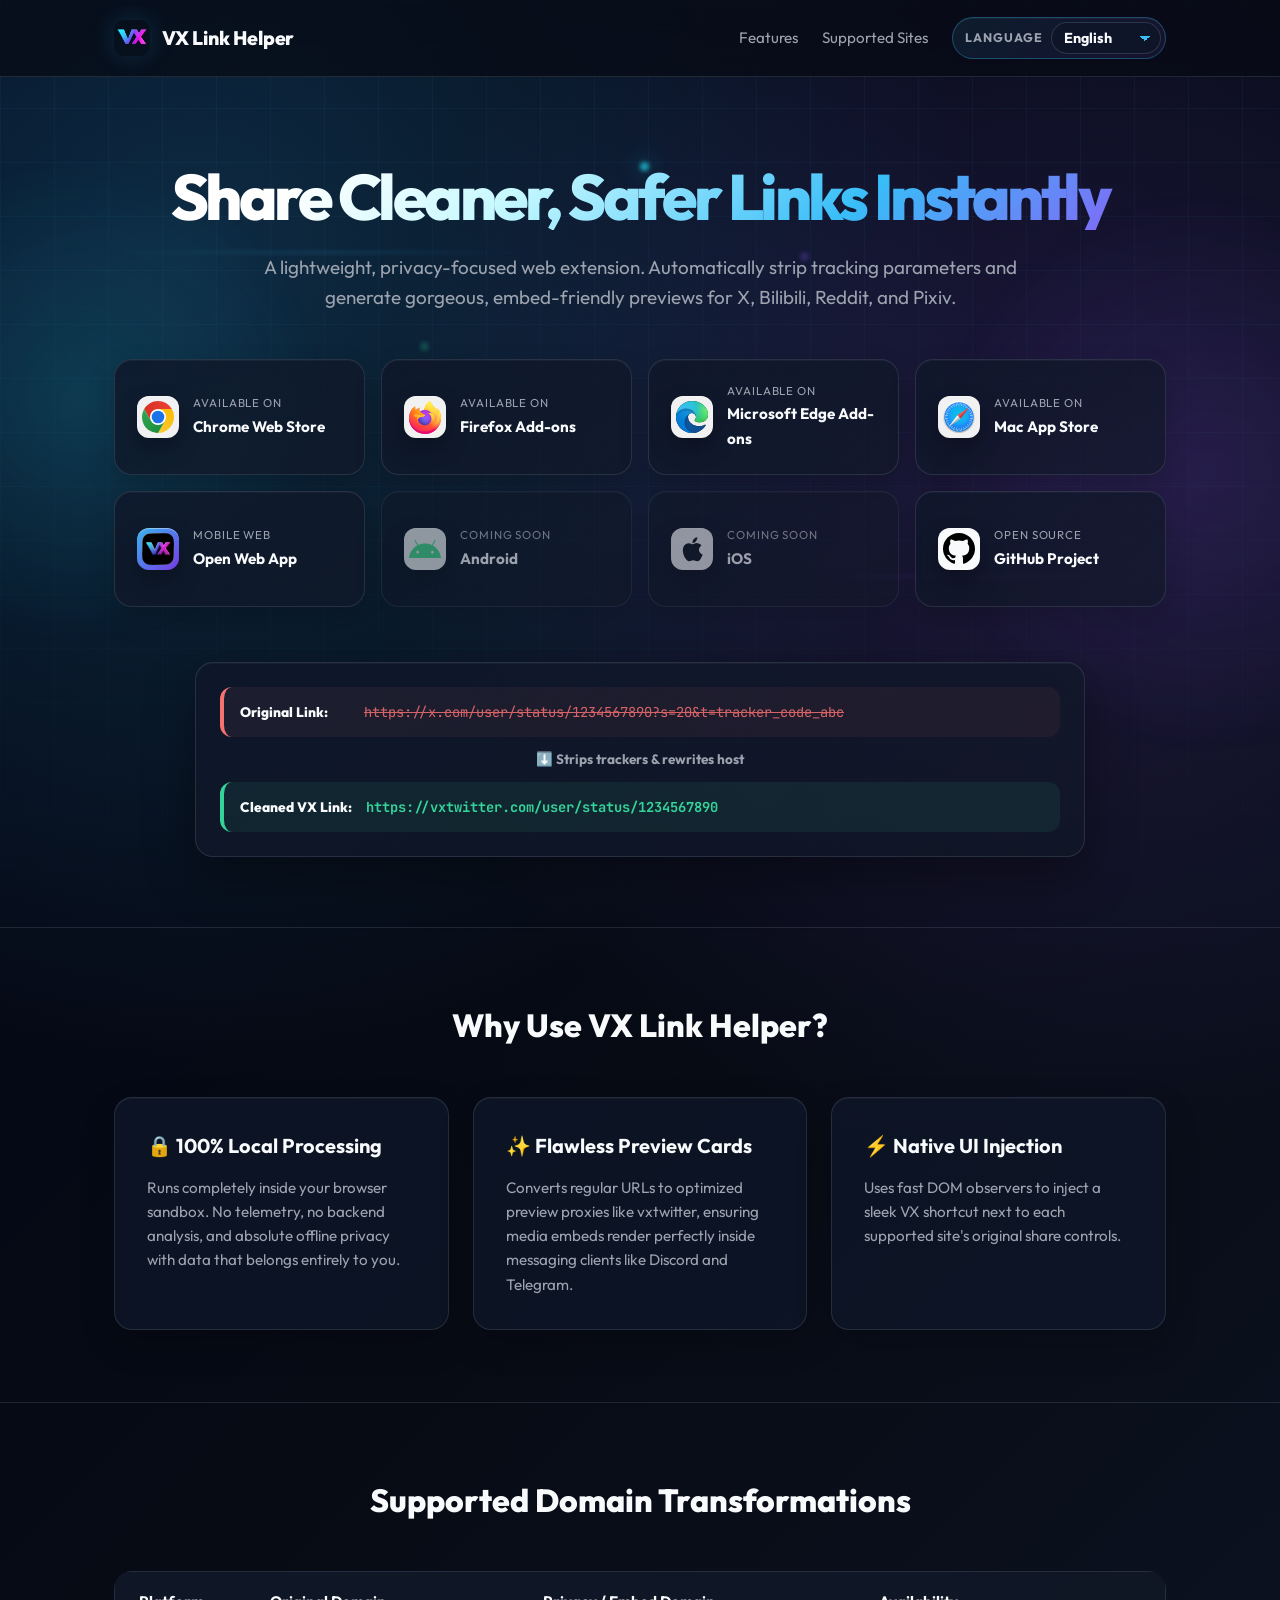
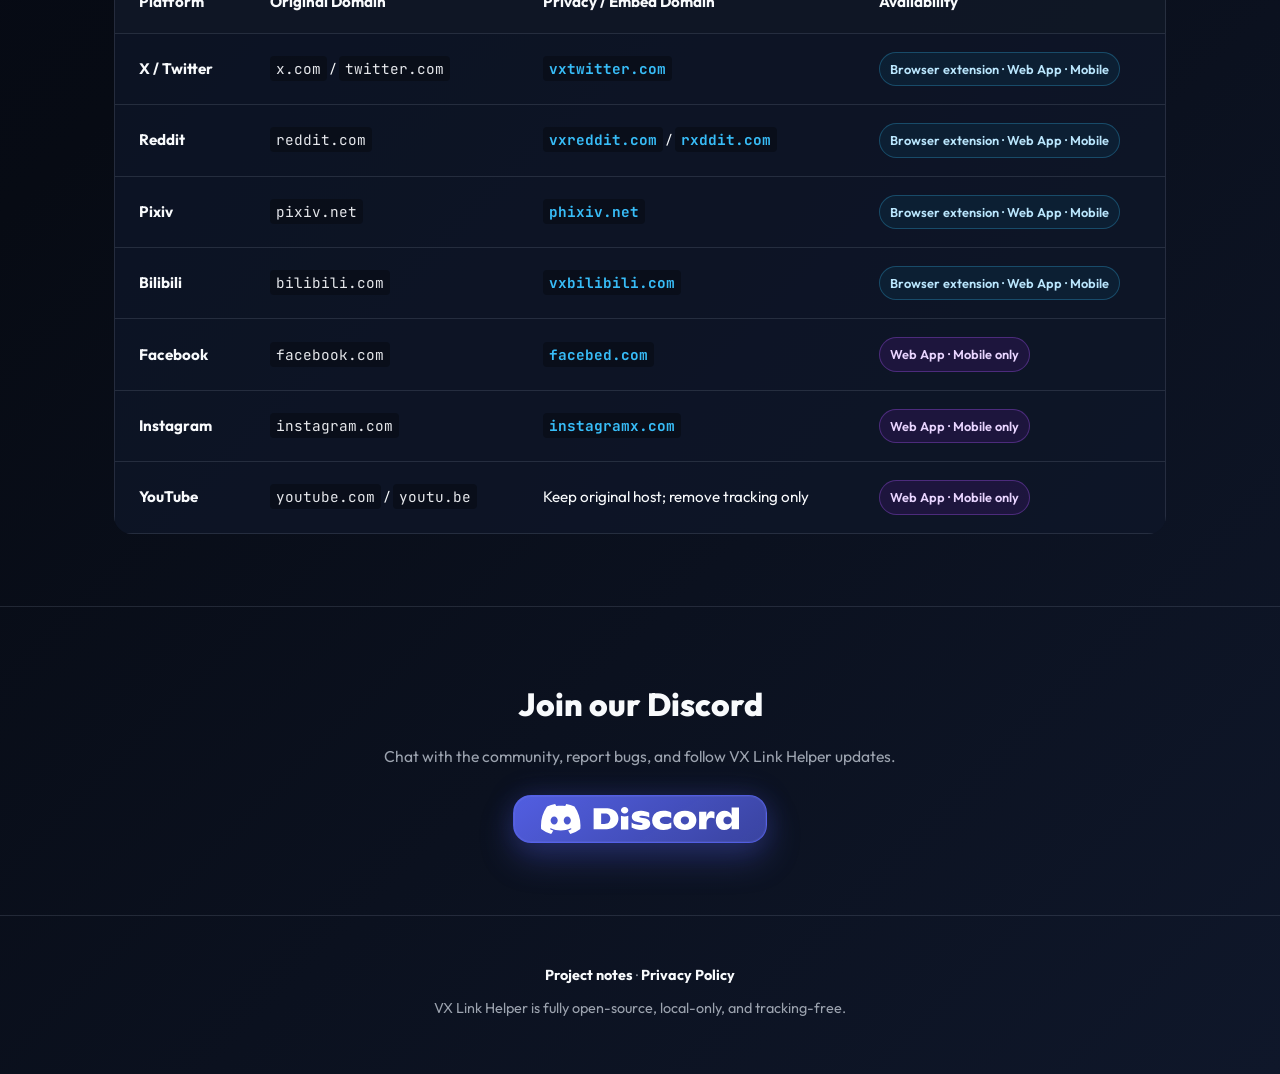
<file: index.html>
<!DOCTYPE html>
<html lang="zh">
<head>
    <meta charset="UTF-8">
    <meta name="viewport" content="width=device-width, initial-scale=1.0">
    <title>VX Link Helper - Clear, Safe, Embeddable Links</title>
    <meta name="description" content="轻量级、保护隐私的浏览器扩展。自动剥离追踪参数，并为 X、Bilibili、Reddit 和 Pixiv 生成完美兼容 Discord/Telegram 的卡片预览链接。">
    
    <meta property="og:type" content="website">
    <meta property="og:url" content="https://vxlinkhelper.yunlu18.net/"> 
    <meta property="og:title" content="VX Link Helper - 分享更干净、更安全的链接">
    <meta property="og:description" content="全本地运行的隐私保护扩展。一键净化分享链接，剥离追踪参数，自动生成社交平台友好的媒体卡片。">
    <meta property="og:image" content="https://vxlinkhelper.yunlu18.net/og-image.png"> 

    <meta name="twitter:card" content="summary_large_image">
    <meta property="twitter:url" content="https://vxlinkhelper.yunlu18.net/">
    <meta name="twitter:title" content="VX Link Helper - Clear, Safe Links">
    <meta name="twitter:description" content="A lightweight extension to strip tracking parameters and generate gorgeous embeds.">
    <meta name="twitter:image" content="https://vxlinkhelper.yunlu18.net/og-image.png">
    <link href="https://fonts.googleapis.com/css2?family=Outfit:wght@300;400;600;800&family=JetBrains+Mono:wght@400;500&display=swap" rel="stylesheet">
    <link rel="stylesheet" href="styles.css">
    <link rel="icon" type="image/png" href="icon128.png">
</head>
<body>
    <div class="background-tech" aria-hidden="true"><span></span><span></span><span></span></div>

    <header>
        <div class="container nav-container">
            <div class="logo">
                <img src="icon128.png" alt="VX Link Helper Logo" class="logo-img">
                <span>VX Link Helper</span>
            </div>
            <nav>
                <a href="#features" data-i18n="nav-features">功能特点</a>
                <a href="#platforms" data-i18n="nav-platforms">支持平台</a>
                <label class="lang-control" for="lang-select">
                    <span data-i18n="language-label">语言</span>
                    <select id="lang-select" class="lang-select" aria-label="Language">
                        <option value="en">English</option>
                        <option value="zh">简体中文</option>
                        <option value="zh-TW">繁體中文</option>
                        <option value="es">Español</option>
                        <option value="ar">العربية</option>
                        <option value="pt">Português</option>
                        <option value="fr">Français</option>
                        <option value="ja">日本語</option>
                    </select>
                </label>
            </nav>
        </div>
    </header>

    <section class="hero">
        <div class="container">
            <h1 data-i18n="hero-title">分享更干净、更安全的链接</h1>
            <p class="subtitle" data-i18n="hero-subtitle">轻量级、保护隐私的浏览器扩展。自动剥离各类追踪参数，并为 X、Bilibili、Reddit 和 Pixiv 生成对社交软件更友好的预览链接。</p>
            
            <div id="download-section" class="download-grid">
                <a href="https://chromewebstore.google.com/detail/vx-link-helper-v3/ckmnifgkbppdkgdfcohpobcebmegljfa" target="_blank" rel="noopener" class="btn-store chrome-btn">
                    <span class="btn-icon store-icon icon-asset-wrap" aria-hidden="true"><img src="assets/store-icons/google-chrome.svg" alt="" class="store-icon-img"></span>
                    <div class="btn-text">
                        <small data-i18n="store-chrome-small">Available on</small>
                        <span id="btn-chrome">Chrome Web Store</span>
                    </div>
                </a>
                <a href="https://addons.mozilla.org/firefox/addon/vx-link-helper-v3/" target="_blank" rel="noopener" class="btn-store firefox-btn">
                    <span class="btn-icon store-icon icon-asset-wrap" aria-hidden="true"><img src="assets/store-icons/firefox.svg" alt="" class="store-icon-img"></span>
                    <div class="btn-text">
                        <small data-i18n="store-firefox-small">Available on</small>
                        <span id="btn-firefox">Firefox Add-ons</span>
                    </div>
                </a>
                <a href="https://microsoftedge.microsoft.com/addons/detail/vx-link-helper-v3/hiflhjojpmijgedemedcjggpbbmmbjof" target="_blank" rel="noopener" class="btn-store edge-btn">
                    <span class="btn-icon store-icon icon-asset-wrap" aria-hidden="true"><img src="assets/store-icons/edge.svg" alt="" class="store-icon-img"></span>
                    <div class="btn-text">
                        <small data-i18n="store-edge-small">Available on</small>
                        <span id="btn-edge">Microsoft Edge Add-ons</span>
                    </div>
                </a>
                <a href="https://apps.apple.com/us/app/vx-link-helper/id6784548877?mt=12" target="_blank" rel="noopener" class="btn-store safari-btn">
                    <span class="btn-icon store-icon icon-asset-wrap" aria-hidden="true"><img src="assets/store-icons/safari.svg" alt="" class="store-icon-img"></span>
                    <div class="btn-text">
                        <small data-i18n="store-safari-small">Available on</small>
                        <span id="btn-safari">Mac App Store</span>
                    </div>
                </a>
                <a href="App/" class="btn-store webapp-btn">
                    <span class="btn-icon store-icon icon-asset-wrap" aria-hidden="true"><img src="icons.iconset/icon_128x128.png" alt="" class="store-icon-img"></span>
                    <div class="btn-text">
                        <small data-i18n="store-webapp-small">Mobile Web</small>
                        <span id="btn-webapp">Open Web App</span>
                    </div>
                </a>
                <div class="btn-store mobile-btn inactive" role="button" aria-disabled="true">
                    <span class="btn-icon store-icon icon-asset-wrap" aria-hidden="true"><img src="assets/store-icons/android.svg" alt="" class="store-icon-img"></span>
                    <div class="btn-text">
                        <small data-i18n="store-android-small">Coming soon</small>
                        <span id="btn-android">Android</span>
                    </div>
                </div>
                <div class="btn-store mobile-btn inactive" role="button" aria-disabled="true">
                    <span class="btn-icon store-icon icon-asset-wrap" aria-hidden="true"><img src="assets/store-icons/apple.svg" alt="" class="store-icon-img"></span>
                    <div class="btn-text">
                        <small data-i18n="store-ios-small">Coming soon</small>
                        <span id="btn-ios">iOS</span>
                    </div>
                </div>
                <a href="https://github.com/Kamihimmel/VXLinkShare" target="_blank" rel="noopener" class="btn-store github-btn">
                    <span class="btn-icon store-icon icon-asset-wrap" aria-hidden="true"><img src="assets/store-icons/github.svg" alt="" class="store-icon-img"></span>
                    <div class="btn-text">
                        <small data-i18n="store-github-small">Open source</small>
                        <span id="btn-github">GitHub Project</span>
                    </div>
                </a>
            </div>

            <div class="preview-box">
                <div class="preview-line bad-url">
                    <span class="label" data-i18n="preview-original">原始链接:</span>
                    <a class="url" id="url-original" href="https://www.bilibili.com/video/BV1xx411c7xx/?spm_id_from=333.788&amp;share_source=copy_web&amp;vd_source=123456" target="_blank" rel="noopener">https://www.bilibili.com/video/BV1xx411c7xx/?spm_id_from=333.788&amp;share_source=copy_web&amp;vd_source=123456</a>
                </div>
                <div class="arrow-down" data-i18n="preview-arrow">⬇️ 自动净化参数并重写域名</div>
                <div class="preview-line good-url">
                    <span class="label" data-i18n="preview-vx">VX 净化链接:</span>
                    <a class="url" id="url-vx" href="https://vxbilibili.com/video/BV1xx411c7xx/" target="_blank" rel="noopener">https://vxbilibili.com/video/BV1xx411c7xx/</a>
                </div>
            </div>
        </div>
    </section>

    <section id="features" class="features">
        <div class="container">
            <h2 data-i18n="features-title">为什么选择 VX Link Helper？</h2>
            <div class="grid">
                <div class="card">
                    <h3 data-i18n="feat1-title">🔒 纯本地保护</h3>
                    <p data-i18n="feat1-desc">100% 运行在浏览器本地，不向外发起任何网络请求。在复制的瞬间剥离隐藏在链接内部的用户行为追踪令牌。</p>
                </div>
                <div class="card">
                    <h3 data-i18n="feat2-title">✨ 完美卡片渲染</h3>
                    <p data-i18n="feat2-desc">自动将支持的网站域名转换为兼容的预览代理（如 vxtwitter），确保在 Discord、Telegram 等聊天软件中直接展现完整的媒体卡片。</p>
                </div>
                <div class="card">
                    <h3 data-i18n="feat3-title">⚡ 原生级内嵌</h3>
                    <p data-i18n="feat3-desc">利用高效的 DOM 监听，无感地在目标网站原生分享按钮旁注入快捷的“VX”一键复制按钮，极速流畅。</p>
                </div>
            </div>
        </div>
    </section>

    <section id="platforms" class="platforms">
        <div class="container">
            <h2 data-i18n="platforms-title">已支持的域名转换</h2>
            <div class="table-wrapper">
                <table>
                    <thead>
                        <tr>
                            <th data-i18n="table-th1">平台</th>
                            <th data-i18n="table-th2">原始域名</th>
                            <th data-i18n="table-th3">转换后防追踪/卡片域名</th>
                            <th data-i18n="table-th4">支持范围</th>
                        </tr>
                    </thead>
                    <tbody>
                        <tr data-site="x">
                            <td><strong>X / Twitter</strong></td>
                            <td><code>x.com</code> / <code>twitter.com</code></td>
                            <td><span class="highlight"><code>vxtwitter.com</code></span></td>
                            <td><span class="scope-badge" data-i18n="scope-all">浏览器扩展 · Web App · 移动端</span></td>
                        </tr>
                        <tr data-site="reddit">
                            <td><strong>Reddit</strong></td>
                            <td><code>reddit.com</code></td>
                            <td><span class="highlight"><code>vxreddit.com</code></span> / <span class="highlight"><code>rxddit.com</code></span></td>
                            <td><span class="scope-badge" data-i18n="scope-all">浏览器扩展 · Web App · 移动端</span></td>
                        </tr>
                        <tr data-site="pixiv">
                            <td><strong>Pixiv</strong></td>
                            <td><code>pixiv.net</code></td>
                            <td><span class="highlight"><code>phixiv.net</code></span></td>
                            <td><span class="scope-badge" data-i18n="scope-all">浏览器扩展 · Web App · 移动端</span></td>
                        </tr>
                        <tr data-site="bilibili">
                            <td><strong>Bilibili</strong></td>
                            <td><code>bilibili.com</code></td>
                            <td><span class="highlight"><code>vxbilibili.com</code></span></td>
                            <td><span class="scope-badge" data-i18n="scope-all">浏览器扩展 · Web App · 移动端</span></td>
                        </tr>
                        <tr data-site="facebook">
                            <td><strong>Facebook</strong></td>
                            <td><code>facebook.com</code></td>
                            <td><span class="highlight"><code>facebed.com</code></span></td>
                            <td><span class="scope-badge mobile-only" data-i18n="scope-web-mobile">仅 Web App · 移动端</span></td>
                        </tr>
                        <tr data-site="instagram">
                            <td><strong>Instagram</strong></td>
                            <td><code>instagram.com</code></td>
                            <td><span class="highlight"><code>instagramx.com</code></span></td>
                            <td><span class="scope-badge mobile-only" data-i18n="scope-web-mobile">仅 Web App · 移动端</span></td>
                        </tr>
                        <tr data-site="youtube">
                            <td><strong>YouTube</strong></td>
                            <td><code>youtube.com</code> / <code>youtu.be</code></td>
                            <td><span class="highlight" data-i18n="youtube-cleanup">保持原域名，仅清除追踪参数</span></td>
                            <td><span class="scope-badge mobile-only" data-i18n="scope-web-mobile">仅 Web App · 移动端</span></td>
                        </tr>
                    </tbody>
                </table>
            </div>
        </div>
    </section>

    <section class="discord-join" aria-labelledby="discord-title">
        <div class="container">
            <h2 id="discord-title" data-i18n="discord-title">Join our Discord</h2>
            <p class="discord-desc" data-i18n="discord-desc">Chat with the community, report bugs, and follow VX Link Helper updates.</p>
            <a href="https://discord.gg/m9Hw3ErqYU" target="_blank" rel="noopener" class="discord-button"  aria-label="Join Discord">
                <img   src="assets/store-icons/Discord-Logo-White.svg" alt="" aria-hidden="true" >
            </a>
        </div>
    </section>

    <footer>
        <div class="container">
            <p class="footer-meta">
                <a href="https://github.com/Kamihimmel/VXLinkShare" target="_blank" rel="noopener" data-i18n="footer-docs">项目说明</a>
                <span aria-hidden="true"> · </span>
                <a href="privacy.html" data-i18n="footer-privacy">隐私政策</a>
            </p>
            <p class="footer-note" data-i18n="footer-text">VX Link Helper 承诺完全开源、本地运行且无任何潜在数据追踪。</p>
        </div>
    </footer>

    <script src="script.js"></script>
</body>
</html>
</file>
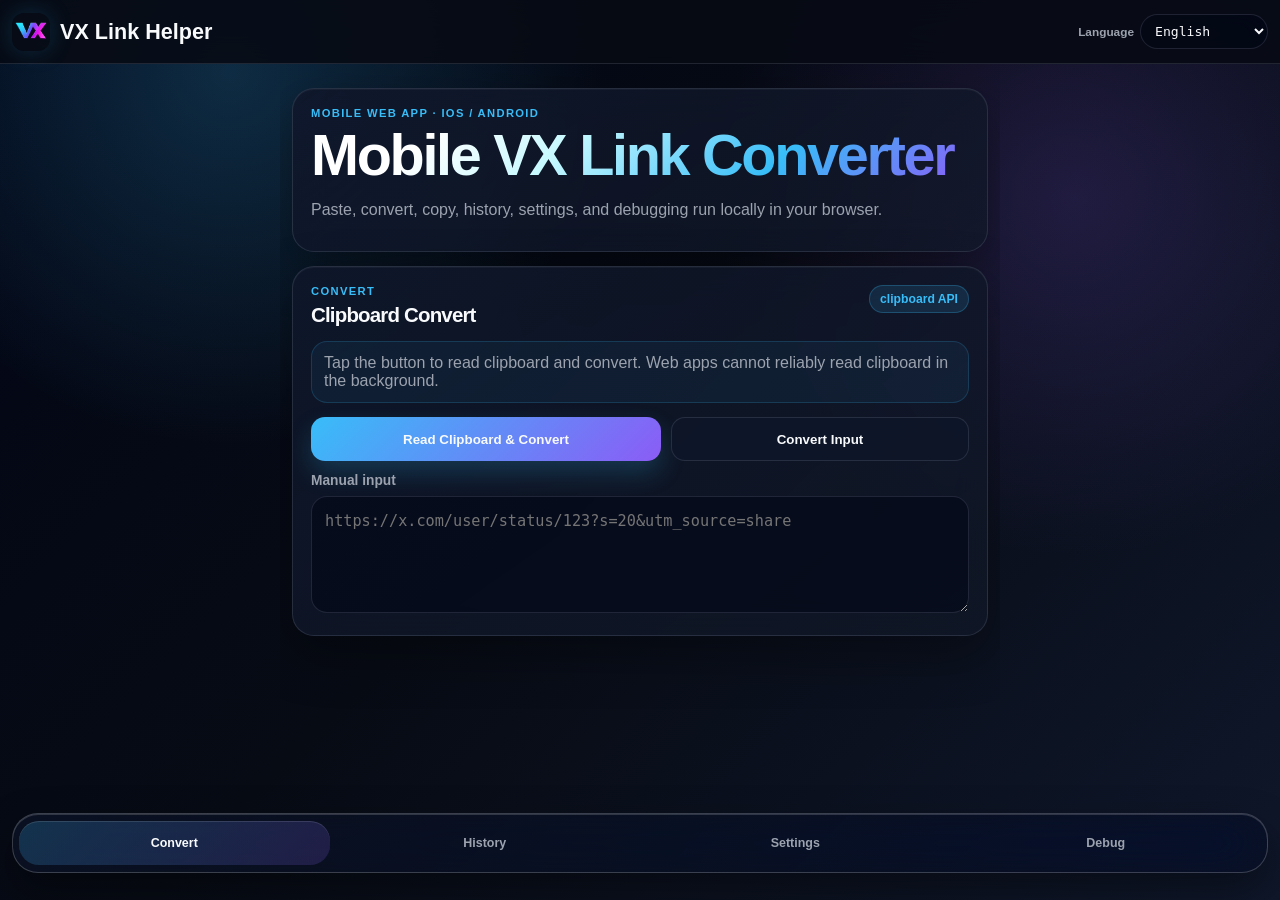
<file: App/index.html>
<!DOCTYPE html>
<html lang="zh">
<head>
  <meta charset="UTF-8">
  <meta name="viewport" content="width=device-width, initial-scale=1, viewport-fit=cover">
  <title>VX Link Helper App - Mobile Web Converter</title>
  <meta name="description" content="VX Link Helper mobile web app: paste, convert, copy, and debug clean social links on iOS and Android browsers.">
  <meta name="theme-color" content="#070b14">
  <meta name="color-scheme" content="dark">
  <meta name="mobile-web-app-capable" content="yes">
  <meta name="apple-mobile-web-app-capable" content="yes">
  <meta name="apple-mobile-web-app-status-bar-style" content="black-translucent">
  <meta name="apple-mobile-web-app-title" content="VX Link">
  <meta name="application-name" content="VX Link Helper">
  <link rel="manifest" href="manifest.webmanifest?v=20261106-instagram-query">
  <link rel="icon" type="image/png" sizes="192x192" href="icons/icon-192.png?v=20261106-instagram-query">
  <link rel="apple-touch-icon" sizes="180x180" href="icons/icon-180.png?v=20261106-instagram-query">
  <link rel="apple-touch-icon" sizes="152x152" href="icons/icon-152.png?v=20261106-instagram-query">
  <link rel="apple-touch-icon" sizes="167x167" href="icons/icon-167.png?v=20261106-instagram-query">
  <link rel="stylesheet" href="styles.css?v=20261106-instagram-query">
</head>
<body>
  <div class="background-tech" aria-hidden="true"><span></span><span></span><span></span></div>
  <header class="app-header">
    <a class="brand" href="../index.html" aria-label="Back to VX Link Helper home">
      <img src="../icon128.png" alt="" class="brand-icon">
      <span>VX Link Helper</span>
    </a>
    <label class="lang-control" for="langSelect">
      <span data-i18n="languageLabel">语言</span>
      <select id="langSelect" aria-label="Language">
        <option value="en">English</option><option value="zh">简体中文</option><option value="zh-TW">繁體中文</option><option value="es">Español</option><option value="ar">العربية</option><option value="pt">Português</option><option value="fr">Français</option><option value="ja">日本語</option>
      </select>
    </label>
  </header>

  <main id="appShell" class="app-shell">
    <section class="tab-page active" data-page="convert">
      <section class="hero-card glass-card compact-hero">
        <p class="eyebrow">Mobile Web App · iOS / Android</p>
        <h1 data-i18n="heroTitle">手机端 VX 链接转换器</h1>
        <p class="subtitle" data-i18n="heroSubtitle">粘贴、转换、复制、历史和调试都在浏览器本地完成。</p>
      </section>

      <section class="glass-card converter-card" aria-labelledby="convert-title">
        <div class="section-head">
          <div><p class="eyebrow">Convert</p><h2 id="convert-title" data-i18n="convertTitle">剪贴板转换</h2></div>
          <span id="capabilityBadge" class="status-pill">checking</span>
        </div>
        <div id="clipboardHint" class="hint-card" data-i18n="clipboardHint">点击按钮读取剪贴板并转换。Web 端不能稳定后台读取剪贴板。</div>
        <div class="button-row primary-actions">
          <button id="pasteConvertBtn" class="primary-btn" type="button" data-i18n="pasteConvert">读取剪贴板并转换</button>
          <button id="convertInputBtn" class="secondary-btn" type="button" data-i18n="convertInput">转换输入框</button>
        </div>
        <label class="input-label" for="sourceInput" data-i18n="manualInput">手动输入</label>
        <textarea id="sourceInput" rows="4" spellcheck="false" placeholder="https://x.com/user/status/123?s=20&utm_source=share"></textarea>
        <div id="resultCard" class="result-card" hidden>
          <div class="result-meta"><span id="siteBadge" class="site-badge">Site</span><span id="cleanedCount">0 params cleaned</span></div>
          <div class="url-block bad"><span data-i18n="original">原始链接</span><code id="originalUrl"></code></div>
          <div class="flow-arrow">↓</div>
          <div class="url-block good"><span data-i18n="converted">转换结果</span><code id="convertedUrl"></code></div>
          <p id="resultNote" class="result-note" hidden></p>
          <div class="button-row compact">
            <button id="copyBtn" class="primary-btn" type="button" data-i18n="copyResult">复制结果</button>
            <button id="saveBtn" class="secondary-btn" type="button" data-i18n="saveResult">保存历史</button>
            <button id="webShareBtn" class="secondary-btn" type="button" data-i18n="shareResult">系统分享</button>
            <a id="openBtn" class="secondary-link" href="#" target="_blank" rel="noopener" data-i18n="openResult">打开</a>
          </div>
        </div>
      </section>
    </section>

    <section class="tab-page" data-page="history">
      <section class="glass-card" aria-labelledby="history-title">
        <div class="section-head"><div><p class="eyebrow">History</p><h2 id="history-title" data-i18n="historyTitle">转换历史</h2></div><button id="clearHistoryBtn" class="ghost-btn danger" type="button" data-i18n="clearHistory">清空</button></div>
        <div id="historyList" class="history-list"></div>
      </section>
    </section>

    <section class="tab-page" data-page="settings">
      <section class="glass-card" aria-labelledby="settings-title">
        <p class="eyebrow">Settings</p><h2 id="settings-title" data-i18n="settingsTitle">设置</h2>
        <div class="settings-list">
          <fieldset class="setting-group"><legend data-i18n="modeTitle">剪贴板模式</legend>
            <label class="setting-row"><span data-i18n="modeManual">手动模式</span><input type="radio" name="mode" value="manual"></label>
            <label class="setting-row"><span data-i18n="modeRecommended">推荐模式</span><input type="radio" name="mode" value="recommended" checked></label>
            <label class="setting-row"><span data-i18n="modeFast">快捷模式</span><input type="radio" name="mode" value="fast"></label>
          </fieldset>
          <label class="setting-row"><span data-i18n="saveHistory">保存历史</span><input id="saveHistory" type="checkbox" checked></label>
          <label class="setting-row"><span data-i18n="convertedOnly">仅保存转换后链接</span><input id="convertedOnly" type="checkbox"></label>
          <label class="setting-row"><span>X / Twitter</span><input id="siteX" type="checkbox" checked></label>
          <div class="setting-row site-setting">
            <div class="setting-main"><span>Reddit</span><input id="siteReddit" type="checkbox" checked></div>
            <label class="nested-select"><span data-i18n="redditDomain">Reddit 域名</span><select id="redditDomain"><option value="vxreddit.com">vxreddit.com</option><option value="rxddit.com">rxddit.com</option></select></label>
          </div>
          <label class="setting-row"><span>Bilibili / b23.tv</span><input id="siteBilibili" type="checkbox" checked></label>
          <label class="setting-row"><span>Pixiv</span><input id="sitePixiv" type="checkbox" checked></label>
          <label class="setting-row"><span>Facebook · facebed.com</span><input id="siteFacebook" type="checkbox" checked></label>
          <label class="setting-row"><span>Instagram · instagramx.com</span><input id="siteInstagram" type="checkbox" checked></label>
          <label class="setting-row"><span>YouTube · youtu.be</span><input id="siteYouTube" type="checkbox" checked></label>
          <a class="secondary-link full-link" href="../index.html" target="_blank" rel="noopener" data-i18n="openHome">打开项目主页</a>
        </div>
      </section>
    </section>

    <section class="tab-page" data-page="debug">
      <section id="debugPanel" class="glass-card debug-panel">
        <div class="section-head"><div><p class="eyebrow">Debug</p><h2 data-i18n="debugTitle">调试面板</h2></div><button id="runSelfTestBtn" class="secondary-btn" type="button">Self-test</button></div>
        <p id="appVersionBadge" class="version-pill">Version checking…</p>
        <pre id="debugOutput"></pre>
      </section>
    </section>
  </main>

  <nav class="bottom-tabs" aria-label="Mobile sections">
    <button class="active" type="button" data-tab="convert" data-i18n="tabConvert">转换</button>
    <button type="button" data-tab="history" data-i18n="tabHistory">历史</button>
    <button type="button" data-tab="settings" data-i18n="tabSettings">设置</button>
    <button type="button" data-tab="debug" data-i18n="tabDebug">调试</button>
  </nav>
  <div id="toast" class="toast" role="status" aria-live="polite" hidden></div>
  <script src="app.js?v=20261106-instagram-query"></script>
</body>
</html>
</file>
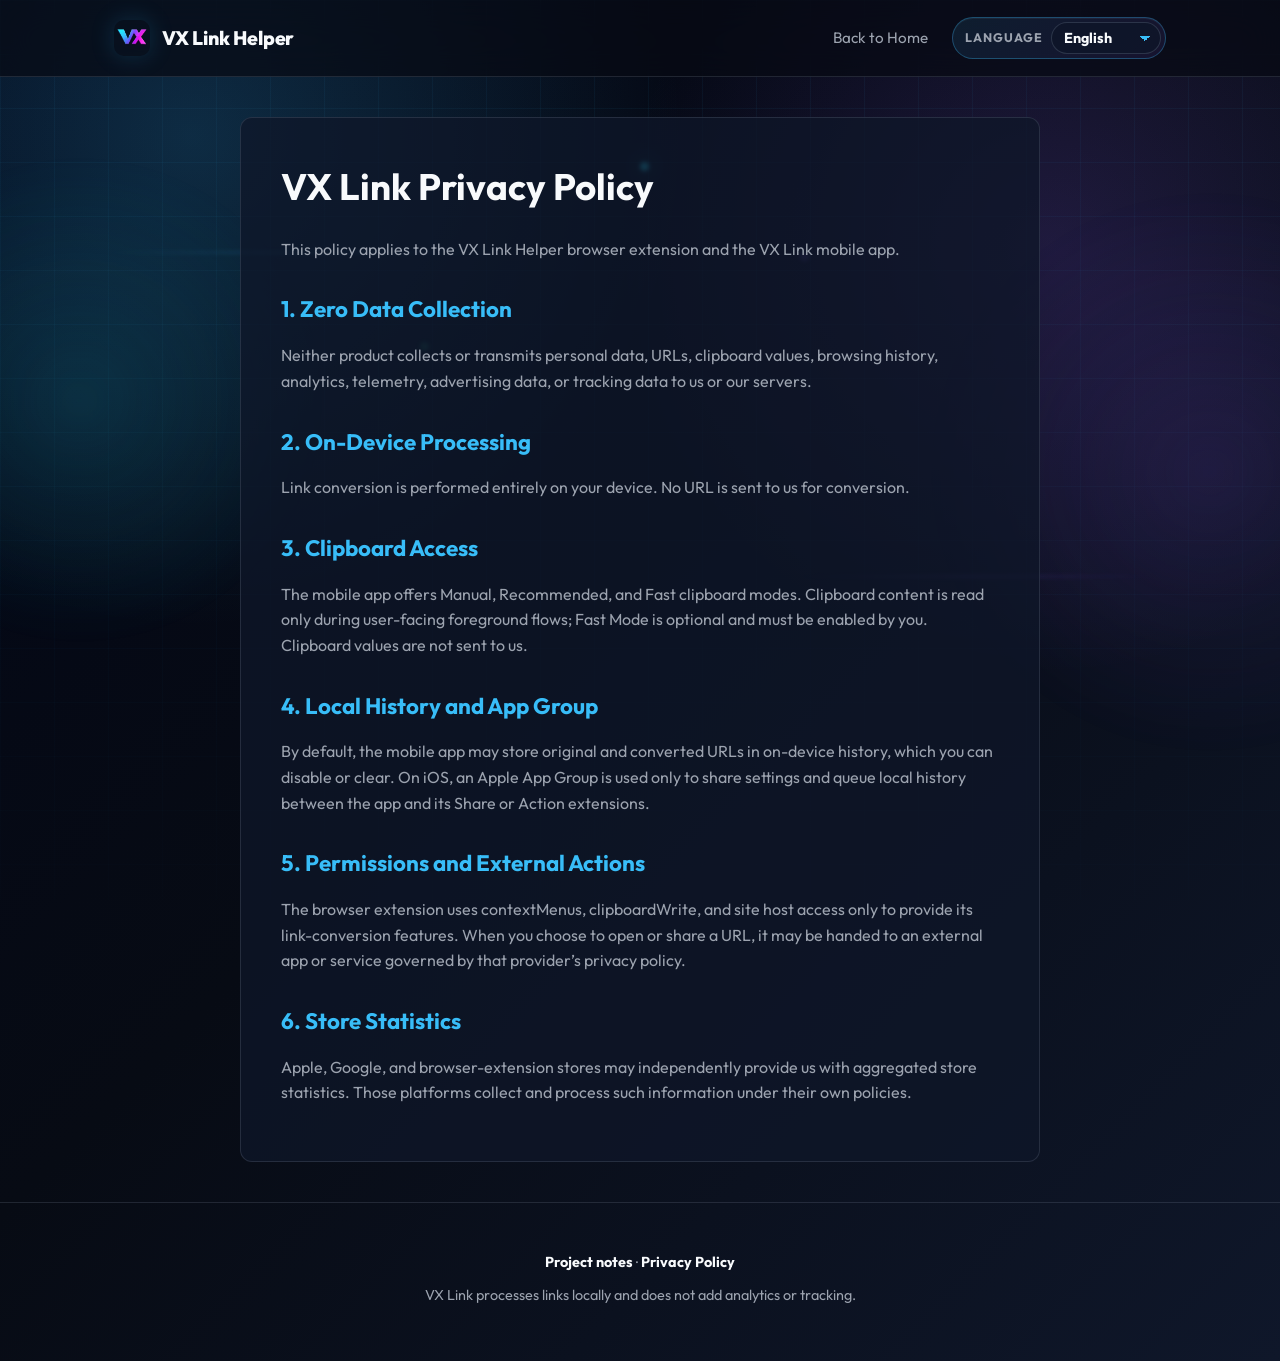
<file: privacy.html>
<!DOCTYPE html>
<html lang="zh">
<head>
    <meta charset="UTF-8">
    <meta name="viewport" content="width=device-width, initial-scale=1.0">
    <title>Privacy Policy - VX Link Helper</title>
    <link href="https://fonts.googleapis.com/css2?family=Outfit:wght@300;400;600;800&family=JetBrains+Mono:wght@400;500&display=swap" rel="stylesheet">
    <link rel="stylesheet" href="styles.css">
    <link rel="icon" type="image/png" href="icon128.png">
    <style>
        .policy-content { background-color: var(--card-bg); border: 1px solid var(--border-color); border-radius: 12px; padding: 40px; margin: 40px auto; max-width: 800px; }
        .policy-content h1 { margin-bottom: 20px; font-size: 2.3rem; }
        .policy-content h2 { color: var(--accent); margin-top: 30px; margin-bottom: 15px; font-size: 1.4rem; }
        .policy-content p, .policy-content ul { margin-bottom: 15px; color: var(--text-muted); }
        .policy-content ul { padding-left: 20px; }
        .policy-content li { margin-bottom: 8px; }
    </style>
</head>
<body>
    <div class="background-tech" aria-hidden="true"><span></span><span></span><span></span></div>

    <header>
        <div class="container nav-container">
            <div class="logo">
                <a href="index.html" style="display: flex; align-items: center; gap: 12px; text-decoration: none; color: inherit;">
                    <img src="icon128.png" alt="VX Link Helper Logo" class="logo-img">
                    <span>VX Link Helper</span>
                </a>
            </div>
            <nav>
                <a href="index.html" id="back-home">返回首页</a>
                <label class="lang-control" for="lang-select">
                    <span data-i18n="language-label">语言</span>
                    <select id="lang-select" class="lang-select" aria-label="Language">
                        <option value="en">English</option>
                        <option value="zh">简体中文</option>
                        <option value="zh-TW">繁體中文</option>
                        <option value="es">Español</option>
                        <option value="ar">العربية</option>
                        <option value="pt">Português</option>
                        <option value="fr">Français</option>
                        <option value="ja">日本語</option>
                    </select>
                </label>
            </nav>
        </div>
    </header>

    <main class="container">
        <div class="policy-content">
            <h1 id="p-title" data-i18n="p-title">VX Link 隐私政策</h1>
            <p id="p-intro" data-i18n="p-intro">本政策适用于 VX Link Helper 浏览器扩展和 VX Link 移动应用。</p>

            <h2 id="p-h1" data-i18n="p-h1">1. 零数据收集</h2>
            <p id="p-d1" data-i18n="p-d1">这两款产品均不会向我们或我们的服务器收集或传输个人数据、网址、剪贴板内容、浏览历史、分析数据、遥测数据、广告数据或跟踪数据。</p>

            <h2 id="p-h2" data-i18n="p-h2">2. 设备端处理</h2>
            <p id="p-d2" data-i18n="p-d2">链接转换完全在您的设备上完成，不会为进行转换而将网址发送给我们。</p>

            <h2 id="p-h3" data-i18n="p-h3">3. 剪贴板访问</h2>
            <p id="p-d3" data-i18n="p-d3">移动应用仅在前台的用户操作流程中读取剪贴板；快速模式为可选功能。</p>

            <h2 id="p-h4" data-i18n="p-h4">4. 本地历史记录与 App Group</h2>
            <p id="p-d4" data-i18n="p-d4">移动应用可在设备上保存可关闭、可清除的转换历史；iOS App Group 仅用于应用与扩展之间的本地数据交换。</p>

            <h2 id="p-h5" data-i18n="p-h5">5. 权限与外部操作</h2>
            <p id="p-d5" data-i18n="p-d5">浏览器权限仅用于链接转换。主动打开或分享网址时，网址可能交给受其自身隐私政策约束的外部应用或服务。</p>

            <h2 id="p-h6" data-i18n="p-h6">6. 商店统计信息</h2>
            <p id="p-d6" data-i18n="p-d6">Apple、Google 和浏览器扩展商店可能依据其各自政策提供汇总统计。</p>
        </div>
    </main>

    <footer>
        <div class="container">
            <p class="footer-meta">
                <a href="https://github.com/Kamihimmel/VXLinkShare" target="_blank" rel="noopener" data-i18n="footer-docs">项目说明</a>
                <span aria-hidden="true"> · </span>
                <a href="privacy.html" data-i18n="footer-privacy">隐私政策</a>
            </p>
            <p class="footer-note" data-i18n="privacy-footer-text">VX Link 在本地处理链接，不添加分析或跟踪功能。</p>
        </div>
    </footer>

    <script src="privacy.js"></script>
    <script src="script.js"></script>
</body>
</html>
</file>
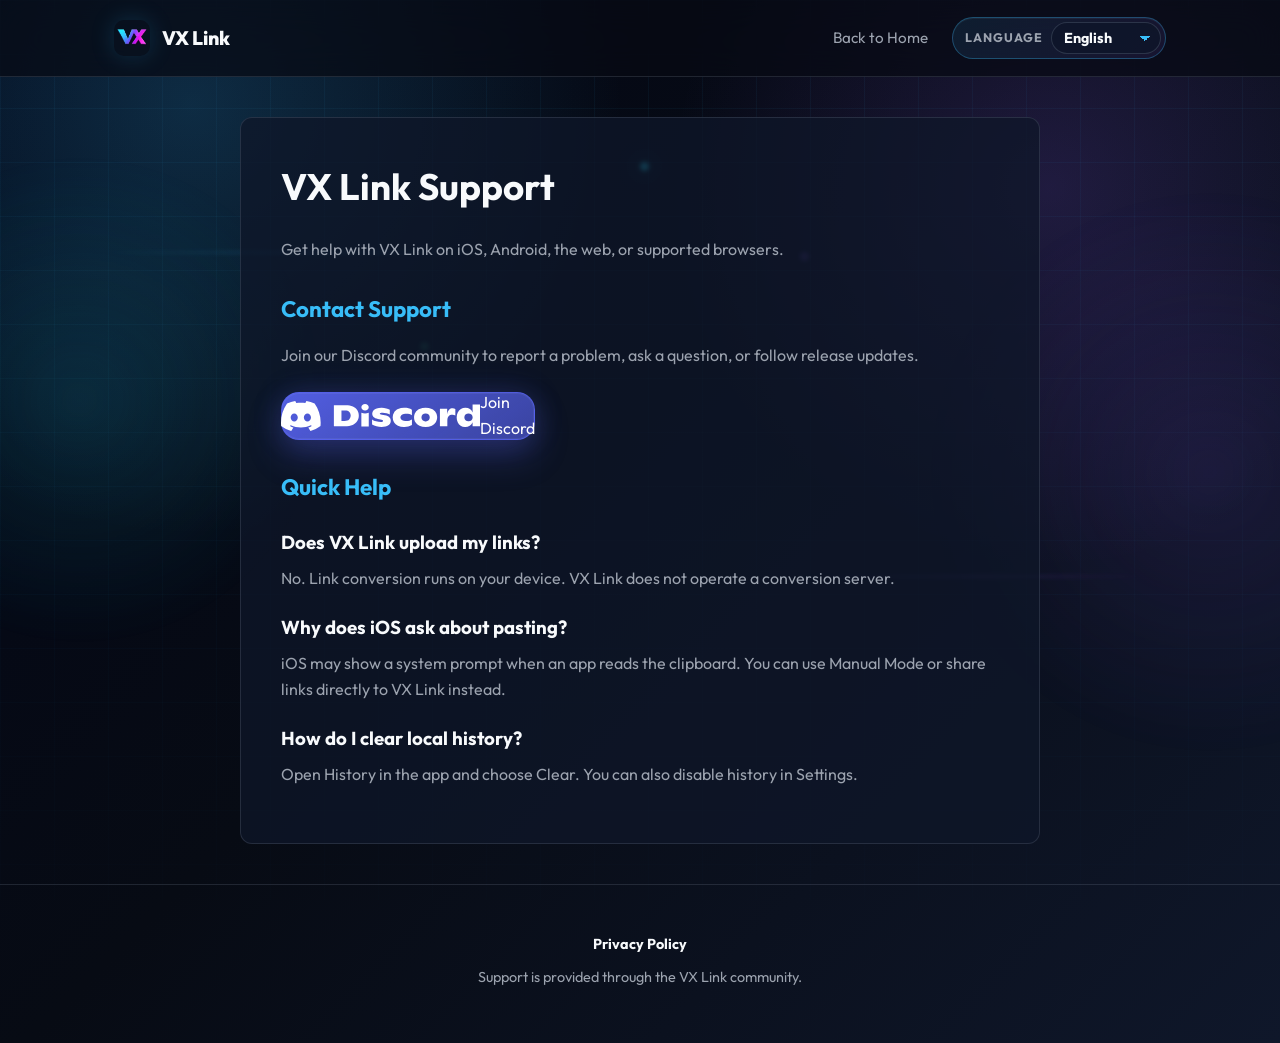
<file: support.html>
<!DOCTYPE html>
<html lang="en">
<head>
    <meta charset="UTF-8">
    <meta name="viewport" content="width=device-width, initial-scale=1.0">
    <meta name="description" content="Support and contact information for VX Link.">
    <title>Support - VX Link</title>
    <link href="https://fonts.googleapis.com/css2?family=Outfit:wght@300;400;600;800&family=JetBrains+Mono:wght@400;500&display=swap" rel="stylesheet">
    <link rel="stylesheet" href="styles.css">
    <link rel="icon" type="image/png" href="icon128.png">
    <style>
        .support-content { background-color: var(--card-bg); border: 1px solid var(--border-color); border-radius: 12px; padding: 40px; margin: 40px auto; max-width: 800px; }
        .support-content h1 { margin-bottom: 20px; font-size: 2.3rem; }
        .support-content h2 { color: var(--accent); margin-top: 30px; margin-bottom: 15px; font-size: 1.4rem; }
        .support-content h3 { margin-top: 22px; margin-bottom: 8px; }
        .support-content p { margin-bottom: 15px; color: var(--text-muted); }
        .support-content .discord-button { display: inline-flex; margin-top: 8px; }
    </style>
</head>
<body>
    <div class="background-tech" aria-hidden="true"><span></span><span></span><span></span></div>
    <header>
        <div class="container nav-container">
            <div class="logo">
                <a href="index.html" style="display: flex; align-items: center; gap: 12px; text-decoration: none; color: inherit;">
                    <img src="icon128.png" alt="VX Link Helper Logo" class="logo-img">
                    <span>VX Link</span>
                </a>
            </div>
            <nav>
                <a href="index.html" id="back-home">Back to Home</a>
                <label class="lang-control" for="lang-select">
                    <span data-i18n="language-label">Language</span>
                    <select id="lang-select" class="lang-select" aria-label="Language">
                        <option value="en">English</option>
                        <option value="zh">简体中文</option>
                        <option value="zh-TW">繁體中文</option>
                        <option value="es">Español</option>
                        <option value="ar">العربية</option>
                        <option value="pt">Português</option>
                        <option value="fr">Français</option>
                        <option value="ja">日本語</option>
                    </select>
                </label>
            </nav>
        </div>
    </header>

    <main class="container">
        <div class="support-content">
            <h1 data-i18n="support-title">VX Link Support</h1>
            <p data-i18n="support-intro">Get help with VX Link on iOS, Android, the web, or supported browsers.</p>

            <h2 data-i18n="support-contact-title">Contact Support</h2>
            <p data-i18n="support-contact-text">Join our Discord community to report a problem, ask a question, or follow release updates.</p>
            <a href="https://discord.gg/m9Hw3ErqYU" target="_blank" rel="noopener" class="discord-button" aria-label="Join Discord">
                <img src="assets/store-icons/Discord-Logo-White.svg" alt="" aria-hidden="true">
                <span data-i18n="discord-button">Join Discord</span>
            </a>

            <h2 data-i18n="support-faq-title">Quick Help</h2>
            <h3 data-i18n="support-faq1-q">Does VX Link upload my links?</h3>
            <p data-i18n="support-faq1-a">No. Link conversion runs on your device.</p>
            <h3 data-i18n="support-faq2-q">Why does iOS ask about pasting?</h3>
            <p data-i18n="support-faq2-a">iOS may show a system prompt when an app reads the clipboard.</p>
            <h3 data-i18n="support-faq3-q">How do I clear local history?</h3>
            <p data-i18n="support-faq3-a">Open History in the app and choose Clear.</p>
        </div>
    </main>

    <footer>
        <div class="container">
            <p class="footer-meta">
                <a href="privacy.html" data-i18n="footer-privacy">Privacy Policy</a>
            </p>
            <p class="footer-note" data-i18n="support-footer">Support is provided through the VX Link community.</p>
        </div>
    </footer>

    <script src="support.js"></script>
    <script src="script.js"></script>
</body>
</html>
</file>
<file: styles.css>
:root {
    --bg-color: #070b14;
    --bg-deep: #020617;
    --text-main: #f8fafc;
    --text-muted: #9ca3af;
    --accent: #38bdf8;
    --accent-strong: #22d3ee;
    --accent-hover: #0ea5e9;
    --violet: #8b5cf6;
    --card-bg: rgba(15, 23, 42, 0.76);
    --card-bg-solid: #111827;
    --border-color: rgba(148, 163, 184, 0.18);
    --success: #34d399;
    --danger: #f87171;
    --shadow: rgba(0, 0, 0, 0.36);
}

* { box-sizing: border-box; margin: 0; padding: 0; }

html {
    scroll-behavior: smooth;
    font-family: 'Outfit', -apple-system, BlinkMacSystemFont, "Segoe UI", sans-serif;
}

body {
    min-height: 100vh;
    background:
        radial-gradient(circle at 15% 10%, rgba(56, 189, 248, 0.20), transparent 30%),
        radial-gradient(circle at 82% 18%, rgba(139, 92, 246, 0.18), transparent 28%),
        linear-gradient(135deg, var(--bg-deep), var(--bg-color) 46%, #0f172a);
    color: var(--text-main);
    line-height: 1.6;
    overflow-x: hidden;
}

body::before {
    content: "";
    position: fixed;
    inset: 0;
    z-index: -3;
    background-image:
        linear-gradient(rgba(56, 189, 248, 0.08) 1px, transparent 1px),
        linear-gradient(90deg, rgba(56, 189, 248, 0.08) 1px, transparent 1px);
    background-size: 54px 54px;
    mask-image: linear-gradient(to bottom, rgba(0,0,0,.72), rgba(0,0,0,.12));
    animation: grid-drift 28s linear infinite;
}

.background-tech {
    position: fixed;
    inset: 0;
    pointer-events: none;
    overflow: hidden;
    z-index: -2;
}

.background-tech::before,
.background-tech::after,
.background-tech span {
    content: "";
    position: absolute;
    border-radius: 999px;
    filter: blur(2px);
    opacity: 0.72;
}

.background-tech::before {
    width: 520px;
    height: 520px;
    left: -180px;
    top: 140px;
    background: radial-gradient(circle, rgba(34, 211, 238, 0.18), transparent 68%);
    animation: orb-float 18s ease-in-out infinite;
}

.background-tech::after {
    width: 620px;
    height: 620px;
    right: -240px;
    top: 18vh;
    background: radial-gradient(circle, rgba(139, 92, 246, 0.16), transparent 66%);
    animation: orb-float 22s ease-in-out infinite reverse;
}

.background-tech span:nth-child(1) {
    width: 34vw;
    height: 1px;
    left: 8vw;
    top: 28vh;
    background: linear-gradient(90deg, transparent, rgba(56, 189, 248, .7), transparent);
    animation: scan-line 7s ease-in-out infinite;
}

.background-tech span:nth-child(2) {
    width: 28vw;
    height: 1px;
    right: 10vw;
    top: 64vh;
    background: linear-gradient(90deg, transparent, rgba(139, 92, 246, .68), transparent);
    animation: scan-line 9s ease-in-out infinite reverse;
}

.background-tech span:nth-child(3) {
    width: 9px;
    height: 9px;
    left: 50vw;
    top: 18vh;
    background: var(--accent-strong);
    box-shadow: 0 0 24px var(--accent-strong), 160px 90px 0 rgba(139, 92, 246, .36), -220px 180px 0 rgba(52, 211, 153, .34);
    animation: node-pulse 5s ease-in-out infinite;
}

.container { max-width: 1100px; margin: 0 auto; padding: 0 24px; position: relative; z-index: 1; }

a { color: inherit; }

header {
    background-color: rgba(7, 11, 20, 0.72);
    backdrop-filter: blur(18px);
    -webkit-backdrop-filter: blur(18px);
    border-bottom: 1px solid var(--border-color);
    position: sticky;
    top: 0;
    z-index: 100;
}

.nav-container { display: flex; justify-content: space-between; align-items: center; min-height: 76px; }
.logo { display: flex; align-items: center; gap: 12px; font-weight: 800; font-size: 1.22rem; letter-spacing: -0.01em; }
.logo-img { width: 36px; height: 36px; border-radius: 10px; box-shadow: 0 0 24px rgba(56, 189, 248, .18); }
nav { display: flex; gap: 24px; align-items: center; }
nav a { color: var(--text-muted); text-decoration: none; font-size: 0.95rem; transition: color 0.2s, text-shadow 0.2s; }
nav a:hover { color: var(--text-main); text-shadow: 0 0 18px rgba(56, 189, 248, .5); }

.lang-control {
    display: inline-flex;
    align-items: center;
    gap: 8px;
    min-height: 38px;
    padding: 4px 4px 4px 12px;
    border: 1px solid rgba(56, 189, 248, 0.32);
    border-radius: 999px;
    background: linear-gradient(135deg, rgba(56, 189, 248, 0.10), rgba(139, 92, 246, 0.10));
    color: var(--text-muted);
    box-shadow: inset 0 1px 0 rgba(255,255,255,.05);
}

.lang-control span { font-size: 0.78rem; font-weight: 700; text-transform: uppercase; letter-spacing: 0.08em; }

.lang-select {
    appearance: none;
    -webkit-appearance: none;
    background: rgba(15, 23, 42, 0.82);
    color: var(--text-main);
    border: 1px solid rgba(148, 163, 184, 0.22);
    padding: 6px 28px 6px 12px;
    border-radius: 999px;
    cursor: pointer;
    font-size: 0.9rem;
    font-weight: 700;
    outline: none;
    font-family: inherit;
    transition: border-color 0.2s, background 0.2s;
    background-image: linear-gradient(45deg, transparent 50%, var(--accent) 50%), linear-gradient(135deg, var(--accent) 50%, transparent 50%);
    background-position: calc(100% - 15px) 50%, calc(100% - 10px) 50%;
    background-size: 5px 5px, 5px 5px;
    background-repeat: no-repeat;
}
.lang-select:hover, .lang-select:focus { border-color: var(--accent); background-color: rgba(15, 23, 42, 0.96); }
.lang-select option { background-color: var(--card-bg-solid); color: var(--text-main); font-weight: 500; }

.hero { padding: 86px 0 70px; text-align: center; }
.hero h1 {
    font-size: clamp(2.4rem, 5vw, 4.2rem);
    line-height: 1.05;
    font-weight: 800;
    margin-bottom: 22px;
    letter-spacing: -0.055em;
    background: linear-gradient(135deg, #ffffff 18%, #c7f9ff 38%, var(--accent) 70%, var(--violet));
    background-clip: text;
    -webkit-background-clip: text;
    -webkit-text-fill-color: transparent;
}
.subtitle { font-size: 1.18rem; color: var(--text-muted); max-width: 780px; margin: 0 auto 46px auto; }

.download-grid { display: grid; grid-template-columns: repeat(4, minmax(210px, 1fr)); gap: 16px; max-width: 1180px; margin: 0 auto 55px auto; }
.btn-store {
    display: flex;
    align-items: center;
    gap: 14px;
    min-height: 116px;
    background: linear-gradient(145deg, rgba(15,23,42,.86), rgba(17,24,39,.66));
    border: 1px solid var(--border-color);
    padding: 18px 22px;
    border-radius: 18px;
    text-decoration: none;
    color: var(--text-main);
    text-align: left;
    transition: transform 0.25s cubic-bezier(0.4, 0, 0.2, 1), border-color .25s, box-shadow .25s;
    box-shadow: 0 12px 28px rgba(0,0,0,.18), inset 0 1px 0 rgba(255,255,255,.04);
}
.btn-store:hover { border-color: rgba(56, 189, 248, .76); transform: translateY(-3px); box-shadow: 0 18px 34px rgba(0,0,0,0.32), 0 0 28px rgba(56,189,248,.10); }
.btn-store.inactive {
    opacity: 0.60;
    cursor: not-allowed;
    filter: grayscale(0.18);
}
.btn-store.inactive:hover {
    border-color: var(--border-color);
    transform: none;
    box-shadow: 0 12px 28px rgba(0,0,0,.18), inset 0 1px 0 rgba(255,255,255,.04);
}
.btn-store.inactive .btn-text small { color: rgba(248, 250, 252, 0.68); }
.btn-icon { font-size: 1.8rem; line-height: 1; flex: 0 0 auto; }
.store-icon {
    width: 42px;
    height: 42px;
    display: inline-grid;
    place-items: center;
    border-radius: 12px;
    position: relative;
    overflow: hidden;
    background: rgba(255,255,255,.94);
    box-shadow: inset 0 1px 0 rgba(255,255,255,.38), 0 10px 22px rgba(0,0,0,.28);
}
.icon-asset-wrap { padding: 5px; }
.store-icon-img {
    width: 100%;
    height: 100%;
    display: block;
    object-fit: contain;
}
.github-btn .store-icon { background: #f8fafc; }
.webapp-btn .store-icon { background: linear-gradient(135deg, rgba(56,189,248,.96), rgba(124,58,237,.96)); }
.mobile-btn.inactive .store-icon { background: rgba(255,255,255,.90); }
.btn-text { display: flex; flex-direction: column; min-width: 0; }
.btn-text small { font-size: 0.72rem; color: var(--text-muted); text-transform: uppercase; letter-spacing: 0.08em; margin-bottom: 2px; }
.btn-text span { font-size: 0.95rem; font-weight: 700; }

.preview-box {
    background: linear-gradient(145deg, rgba(15, 23, 42, .88), rgba(17, 24, 39, .72));
    border: 1px solid var(--border-color);
    border-radius: 18px;
    padding: 24px;
    text-align: left;
    max-width: 890px;
    margin: 0 auto;
    box-shadow: 0 18px 50px var(--shadow), inset 0 1px 0 rgba(255,255,255,.04);
}
.preview-line {
    display: grid;
    grid-template-columns: minmax(110px, max-content) minmax(0, 1fr);
    gap: 14px;
    align-items: start;
    padding: 14px 16px;
    border-radius: 12px;
    font-family: 'JetBrains Mono', monospace;
    font-size: 0.86rem;
}
.preview-line .url {
    display: block;
    min-width: 0;
    overflow-wrap: anywhere;
    word-break: break-word;
    text-decoration-thickness: 1px;
}
code { font-family: 'JetBrains Mono', monospace; background-color: rgba(0, 0, 0, 0.3); padding: 3px 6px; border-radius: 4px; color: #e5e7eb; font-size: 0.9rem; }
.bad-url { background-color: rgba(248, 113, 113, 0.06); border-left: 4px solid var(--danger); }
.bad-url .url { color: var(--danger); text-decoration: line-through; opacity: 0.85; }
.good-url { background-color: rgba(52, 211, 153, 0.08); border-left: 4px solid var(--success); }
.good-url .url { color: var(--success); font-weight: 700; text-decoration: none; }
.good-url .url:hover { text-decoration: underline; }
.label { font-weight: 800; color: var(--text-main); font-family: 'Outfit', sans-serif; }
.arrow-down { text-align: center; margin: 12px 0; color: var(--text-muted); font-size: 0.85rem; font-weight: 700; }

.features { padding: 72px 0; border-top: 1px solid var(--border-color); }
.features h2, .platforms h2 { text-align: center; font-size: 2rem; font-weight: 800; margin-bottom: 45px; }
.grid { display: grid; grid-template-columns: repeat(auto-fit, minmax(300px, 1fr)); gap: 24px; }
.card { background: var(--card-bg); border: 1px solid var(--border-color); padding: 32px; border-radius: 18px; box-shadow: 0 14px 34px rgba(0,0,0,.18), inset 0 1px 0 rgba(255,255,255,.04); }
.card h3 { margin-bottom: 14px; font-size: 1.25rem; }
.card p { color: var(--text-muted); font-size: 0.95rem; }

.platforms { padding: 72px 0; border-top: 1px solid var(--border-color); }
.table-wrapper { overflow-x: auto; border-radius: 18px; }
table { width: 100%; min-width: 920px; border-collapse: collapse; background: var(--card-bg); overflow: hidden; border: 1px solid var(--border-color); }
th, td { padding: 18px 24px; text-align: left; border-bottom: 1px solid var(--border-color); font-size: 0.95rem; }
th { background-color: rgba(17, 24, 39, 0.76); font-weight: 700; color: var(--text-main); }
tr:last-child td { border-bottom: 0; }
.highlight code { color: var(--accent); font-weight: 700; }
.scope-badge { display: inline-flex; padding: 6px 10px; border: 1px solid rgba(56, 189, 248, .28); border-radius: 999px; color: #bae6fd; background: rgba(14, 116, 144, .12); white-space: nowrap; font-size: .8rem; font-weight: 600; }
.scope-badge.mobile-only { border-color: rgba(168, 85, 247, .34); color: #e9d5ff; background: rgba(126, 34, 206, .14); }

.discord-join {
    padding: 72px 0;
    border-top: 1px solid var(--border-color);
    text-align: center;
}
.discord-join h2 {
    text-align: center;
    font-size: 2rem;
    font-weight: 800;
    margin-bottom: 14px;
}
.discord-desc {
    color: var(--text-muted);
    max-width: 720px;
    margin: 0 auto 26px auto;
    font-size: 0.98rem;
}
.discord-button {
    display: inline-flex;
    align-items: center;
    justify-content: center;
    width: 254px;
    height: 48px;
    margin: 0 auto;
    border: 1px solid rgba(88, 101, 242, .74);
    border-radius: 18px;
    color: #fff;
    text-decoration: none;
    background: linear-gradient(145deg, rgba(88,101,242,.92), rgba(71,82,196,.78));
    box-shadow: 0 0 0 1px rgba(255,255,255,.05) inset, 0 16px 34px rgba(88,101,242,.26), 0 0 30px rgba(88,101,242,.18);
    transition: transform .25s cubic-bezier(0.4, 0, 0.2, 1), border-color .25s, box-shadow .25s, filter .25s;
}
.discord-button:hover {
    transform: translateY(-3px);
    border-color: rgba(165,180,252,.95);
    box-shadow: 0 18px 34px rgba(0,0,0,.32), 0 0 34px rgba(88,101,242,.42), 0 0 0 1px rgba(255,255,255,.08) inset;
    filter: brightness(1.06);
}
.discord-button img {
    width: auto;
    height: 30px;
    display: block;
}

footer { padding: 48px 0 54px; border-top: 1px solid var(--border-color); text-align: center; color: var(--text-muted); font-size: 0.9rem; }
.footer-meta { margin-bottom: 10px; }
.footer-note { margin-top: 0; }
.footer-meta a { text-decoration: none; color: var(--text-main); transition: color 0.2s, text-shadow .2s; font-weight: 700; }
.footer-meta a:hover { color: var(--accent); text-shadow: 0 0 18px rgba(56,189,248,.45); }

@keyframes grid-drift { from { background-position: 0 0, 0 0; } to { background-position: 54px 54px, 54px 54px; } }
@keyframes orb-float { 0%, 100% { transform: translate3d(0,0,0) scale(1); } 50% { transform: translate3d(38px,-28px,0) scale(1.08); } }
@keyframes scan-line { 0%, 100% { transform: translateX(-16px); opacity: .28; } 50% { transform: translateX(16px); opacity: .82; } }
@keyframes node-pulse { 0%, 100% { transform: scale(.82); opacity: .36; } 50% { transform: scale(1.15); opacity: .9; } }

@media (prefers-reduced-motion: reduce) {
    *, *::before, *::after { animation-duration: 0.001ms !important; animation-iteration-count: 1 !important; scroll-behavior: auto !important; }
}

@media (max-width: 980px) {
    .download-grid { grid-template-columns: repeat(2, minmax(220px, 1fr)); max-width: 720px; }
}

@media (max-width: 768px) {
    .hero { padding-top: 54px; }
    .nav-container { flex-direction: column; height: auto; padding: 16px 24px; gap: 14px; }
    nav { gap: 14px; flex-wrap: wrap; justify-content: center; }
    .preview-line { grid-template-columns: 1fr; gap: 6px; }
    .download-grid { grid-template-columns: 1fr; }
}
</file>
<file: App/styles.css>
:root { --bg:#070b14; --bg-deep:#020617; --text:#f8fafc; --muted:#9ca3af; --accent:#38bdf8; --accent-strong:#22d3ee; --violet:#8b5cf6; --success:#34d399; --danger:#f87171; --card:rgba(15,23,42,.78); --border:rgba(148,163,184,.18); --shadow:rgba(0,0,0,.36); --header-h:calc(64px + env(safe-area-inset-top)); --tabs-h:60px; --tabs-lift:27px; --main-bottom-pad:calc(127px + env(safe-area-inset-bottom,0px)); --app-bg:radial-gradient(circle at 18% 8%,rgba(56,189,248,.20),transparent 28%),radial-gradient(circle at 84% 22%,rgba(139,92,246,.18),transparent 28%),linear-gradient(135deg,var(--bg-deep),var(--bg) 48%,#0f172a); }
* { box-sizing:border-box; min-width:0; }
html { width:100%; min-height:100%; overflow-x:hidden; scroll-behavior:smooth; font-family:Outfit,-apple-system,BlinkMacSystemFont,"Segoe UI",sans-serif; background:var(--app-bg); scrollbar-width:none; -ms-overflow-style:none; }
body { width:100%; max-width:100vw; min-height:100dvh; overflow-x:hidden; margin:0; color:var(--text); background:var(--app-bg); scrollbar-width:none; -ms-overflow-style:none; }
html::-webkit-scrollbar,body::-webkit-scrollbar,.app-shell::-webkit-scrollbar { width:0; height:0; display:none; }
body::before { content:""; position:fixed; inset:0; z-index:-3; background-image:linear-gradient(rgba(56,189,248,.07) 1px,transparent 1px),linear-gradient(90deg,rgba(56,189,248,.07) 1px,transparent 1px); background-size:54px 54px; mask-image:linear-gradient(to bottom,rgba(0,0,0,.72),rgba(0,0,0,.12)); animation:grid 28s linear infinite; }
.background-tech { position:fixed; inset:0; pointer-events:none; overflow:hidden; z-index:-2; }
.background-tech::before,.background-tech::after,.background-tech span { content:""; position:absolute; border-radius:999px; }
.background-tech::before { width:420px; height:420px; left:-210px; top:120px; background:radial-gradient(circle,rgba(34,211,238,.16),transparent 68%); }
.background-tech::after { width:520px; height:520px; right:-260px; top:24vh; background:radial-gradient(circle,rgba(139,92,246,.14),transparent 66%); }
.background-tech span:nth-child(1) { width:min(34vw,220px); height:1px; left:8vw; top:28vh; background:linear-gradient(90deg,transparent,rgba(56,189,248,.7),transparent); animation:scan 7s ease-in-out infinite; }
.background-tech span:nth-child(2) { width:min(28vw,200px); height:1px; right:10vw; top:64vh; background:linear-gradient(90deg,transparent,rgba(139,92,246,.68),transparent); animation:scan 9s ease-in-out infinite reverse; }
.background-tech span:nth-child(3) { width:9px; height:9px; left:50vw; top:18vh; background:var(--accent-strong); box-shadow:0 0 24px var(--accent-strong),120px 90px 0 rgba(139,92,246,.28),-140px 180px 0 rgba(52,211,153,.26); }
.app-header { position:fixed; top:0; left:0; right:0; z-index:30; height:var(--header-h); padding:max(8px,env(safe-area-inset-top)) 12px 8px; display:flex; gap:10px; align-items:center; justify-content:space-between; background:rgba(7,11,20,.88); border-bottom:1px solid var(--border); backdrop-filter:blur(18px); -webkit-backdrop-filter:blur(18px); }
.brand { display:flex; align-items:center; gap:10px; color:var(--text); text-decoration:none; font-weight:800; min-width:0; flex:1 1 auto; }
.brand span { overflow:visible; text-overflow:clip; white-space:nowrap; font-size:clamp(1.06rem,5.1vw,1.35rem); }
.brand-icon { width:38px; height:38px; border-radius:12px; box-shadow:0 0 24px rgba(56,189,248,.18); flex:0 0 auto; }
.lang-control { display:flex; align-items:center; gap:6px; color:var(--muted); font-size:.74rem; font-weight:800; flex:0 0 auto; }
.lang-control select { width:auto; max-width:132px; padding:8px 24px 8px 10px; border-radius:999px; font-size:.82rem; }
.app-shell { position:relative; width:100%; max-width:720px; min-height:calc(100dvh - var(--header-h)); margin:0 auto; padding:calc(var(--header-h) + 14px) 12px var(--main-bottom-pad); overflow-x:hidden; }
.tab-page { display:none; }
.tab-page.active { display:block; }
.glass-card { width:100%; overflow:hidden; background:linear-gradient(145deg,rgba(15,23,42,.90),rgba(17,24,39,.72)); border:1px solid var(--border); border-radius:22px; padding:18px; box-shadow:0 18px 50px var(--shadow),inset 0 1px 0 rgba(255,255,255,.04); backdrop-filter:blur(18px); -webkit-backdrop-filter:blur(18px); }
.hero-card { margin:10px 0 14px; }
.compact-hero { padding-bottom:16px; }
.eyebrow { margin:0 0 6px; color:var(--accent); text-transform:uppercase; letter-spacing:.12em; font-size:.70rem; font-weight:800; }
h1,h2 { margin:0; letter-spacing:-.04em; overflow-wrap:anywhere; }
h1 { font-size:clamp(1.9rem,8vw,3.6rem); line-height:1.05; background:linear-gradient(135deg,#fff 18%,#c7f9ff 38%,var(--accent) 70%,var(--violet)); background-clip:text; -webkit-background-clip:text; -webkit-text-fill-color:transparent; }
h2 { font-size:1.28rem; }
.subtitle,.hint-card,.result-note,.muted { color:var(--muted); overflow-wrap:anywhere; }
.section-head { display:flex; align-items:start; justify-content:space-between; gap:12px; margin-bottom:14px; }
.status-pill,.site-badge { padding:6px 10px; border-radius:999px; background:rgba(56,189,248,.12); color:var(--accent); border:1px solid rgba(56,189,248,.26); font-size:.76rem; font-weight:800; white-space:nowrap; }
.hint-card { border:1px solid rgba(56,189,248,.18); background:rgba(56,189,248,.06); border-radius:16px; padding:12px; margin-bottom:14px; }
.button-row { display:flex; flex-wrap:wrap; gap:10px; margin:12px 0; }
.primary-actions .primary-btn { flex:1 1 190px; }
.primary-actions .secondary-btn { flex:1 1 138px; }
.primary-btn,.secondary-btn,.ghost-btn,.secondary-link,.bottom-tabs button { appearance:none; border:0; text-decoration:none; border-radius:14px; padding:12px 14px; color:var(--text); font-weight:800; font-family:inherit; cursor:pointer; min-height:44px; display:inline-flex; align-items:center; justify-content:center; text-align:center; }
.primary-btn { background:linear-gradient(135deg,var(--accent),var(--violet)); box-shadow:0 12px 26px rgba(56,189,248,.20); }
.secondary-btn,.secondary-link { background:rgba(15,23,42,.78); border:1px solid var(--border); }
.ghost-btn { background:rgba(15,23,42,.52); border:1px solid var(--border); padding:9px 12px; min-height:38px; }
.danger { color:var(--danger); }
.full-link { display:flex; width:100%; margin-top:10px; }
.input-label { display:block; margin-top:12px; margin-bottom:8px; color:var(--muted); font-size:.86rem; font-weight:800; }
textarea,select { width:100%; max-width:100%; color:var(--text); background:rgba(2,6,23,.55); border:1px solid var(--border); border-radius:16px; padding:13px; font:500 .95rem/1.45 "JetBrains Mono",ui-monospace,monospace; outline:none; }
textarea { resize:vertical; overflow:auto; }
textarea:focus,select:focus { border-color:rgba(56,189,248,.75); box-shadow:0 0 0 3px rgba(56,189,248,.10); }
.result-card { margin-top:16px; border-top:1px solid var(--border); padding-top:16px; }
.result-meta { display:flex; align-items:center; justify-content:space-between; gap:10px; color:var(--muted); font-size:.82rem; margin-bottom:12px; }
.url-block { max-width:100%; padding:12px; border-radius:16px; background:rgba(2,6,23,.36); border-left:4px solid var(--danger); overflow:hidden; }
.url-block.good { border-left-color:var(--success); }
.url-block span { display:block; color:var(--muted); font-size:.72rem; text-transform:uppercase; letter-spacing:.08em; margin-bottom:6px; }
.url-block code,.history-item code { display:block; max-width:100%; white-space:pre-wrap; overflow-wrap:anywhere; word-break:break-word; color:var(--danger); font-size:.80rem; line-height:1.45; }
.url-block.good code,.history-item code { color:var(--success); font-weight:800; }
.flow-arrow { text-align:center; color:var(--muted); padding:8px; }
.compact { margin-bottom:0; }
.history-list { display:grid; gap:10px; }
.history-empty { color:var(--muted); padding:12px; }
.history-item { padding:12px; border:1px solid var(--border); border-radius:16px; background:rgba(2,6,23,.30); overflow:hidden; }
.history-item header { display:flex; gap:8px; justify-content:space-between; color:var(--muted); font-size:.76rem; margin-bottom:8px; }
.settings-list { display:grid; gap:10px; margin-top:14px; }
.setting-group { border:1px solid var(--border); border-radius:16px; padding:10px 12px; margin:0; }
.setting-group legend { color:var(--accent); font-weight:800; padding:0 6px; }
.setting-row { display:flex; align-items:center; justify-content:space-between; gap:12px; min-height:48px; padding:10px 0; border-bottom:1px solid rgba(148,163,184,.12); color:var(--muted); font-weight:700; }
.setting-row:last-child { border-bottom:0; }
.setting-row input { width:22px; height:22px; flex:0 0 auto; accent-color:var(--accent); }
.select-row { align-items:start; flex-direction:column; }
.site-setting { display:block; }
.setting-main { display:flex; align-items:center; justify-content:space-between; gap:12px; }
.nested-select { display:grid; gap:8px; margin-top:10px; padding-top:10px; border-top:1px solid rgba(148,163,184,.10); }
.nested-select span { color:var(--muted); font-size:.78rem; }
.version-pill { display:inline-flex; margin:10px 0 12px; padding:8px 10px; border-radius:999px; color:var(--accent); background:rgba(56,189,248,.10); border:1px solid rgba(56,189,248,.24); font-size:.76rem; font-weight:800; overflow-wrap:anywhere; }
pre { white-space:pre-wrap; overflow:auto; max-height:60vh; background:rgba(2,6,23,.6); border:1px solid var(--border); border-radius:16px; padding:14px; color:#d1fae5; font-size:.76rem; }
.bottom-tabs { position:fixed; left:12px; right:12px; bottom:var(--tabs-lift); z-index:25; height:var(--tabs-h); display:grid; grid-template-columns:repeat(4,minmax(0,1fr)); align-content:center; padding:6px; background:linear-gradient(135deg,rgba(15,23,42,.54),rgba(2,6,23,.34)); border:1px solid rgba(255,255,255,.20); border-radius:26px; box-shadow:0 18px 42px rgba(0,0,0,.38),inset 0 1px 0 rgba(255,255,255,.16); backdrop-filter:blur(26px) saturate(180%); -webkit-backdrop-filter:blur(26px) saturate(180%); }
.bottom-tabs button { min-width:0; color:var(--muted); background:transparent; font-size:.78rem; padding:9px 3px; border-radius:20px; }
.bottom-tabs button.active { color:var(--text); background:linear-gradient(135deg,rgba(56,189,248,.20),rgba(139,92,246,.18)); box-shadow:inset 0 1px 0 rgba(255,255,255,.12); }
.toast { position:fixed; left:12px; right:12px; bottom:calc(var(--tabs-h) + var(--tabs-lift) + 16px); z-index:40; color:#fff7ed; font-weight:900; line-height:1.45; background:linear-gradient(135deg,rgba(124,45,18,.98),rgba(194,65,12,.96),rgba(234,88,12,.94)); border:1px solid rgba(251,191,36,.72); border-left:5px solid #facc15; border-radius:16px; padding:16px 18px; box-shadow:0 20px 42px rgba(0,0,0,.48),0 0 34px rgba(251,146,60,.28); overflow-wrap:anywhere; }
.toast.warning { background:linear-gradient(135deg,rgba(127,29,29,.98),rgba(194,65,12,.96),rgba(234,179,8,.92)); border-color:rgba(254,240,138,.82); box-shadow:0 20px 46px rgba(0,0,0,.52),0 0 38px rgba(248,113,113,.34); }
@media (max-width:420px) { .app-header { padding-left:10px; padding-right:10px; } .app-shell { padding-left:10px; padding-right:10px; } .brand { gap:9px; } .brand-icon { width:36px; height:36px; } .lang-control span { display:none; } .lang-control select { max-width:124px; } .glass-card { padding:15px; border-radius:20px; } .section-head { flex-direction:column; } .button-row .primary-btn,.button-row .secondary-btn,.button-row .secondary-link { flex:1 1 100%; } }
@media (prefers-reduced-motion:reduce) { *,*::before,*::after { animation:none!important; scroll-behavior:auto!important; } }
@keyframes grid { from { background-position:0 0; } to { background-position:54px 54px; } }
@keyframes scan { 0%,100% { opacity:.25; transform:translateX(-10px); } 50% { opacity:1; transform:translateX(18px); } }
</file>
